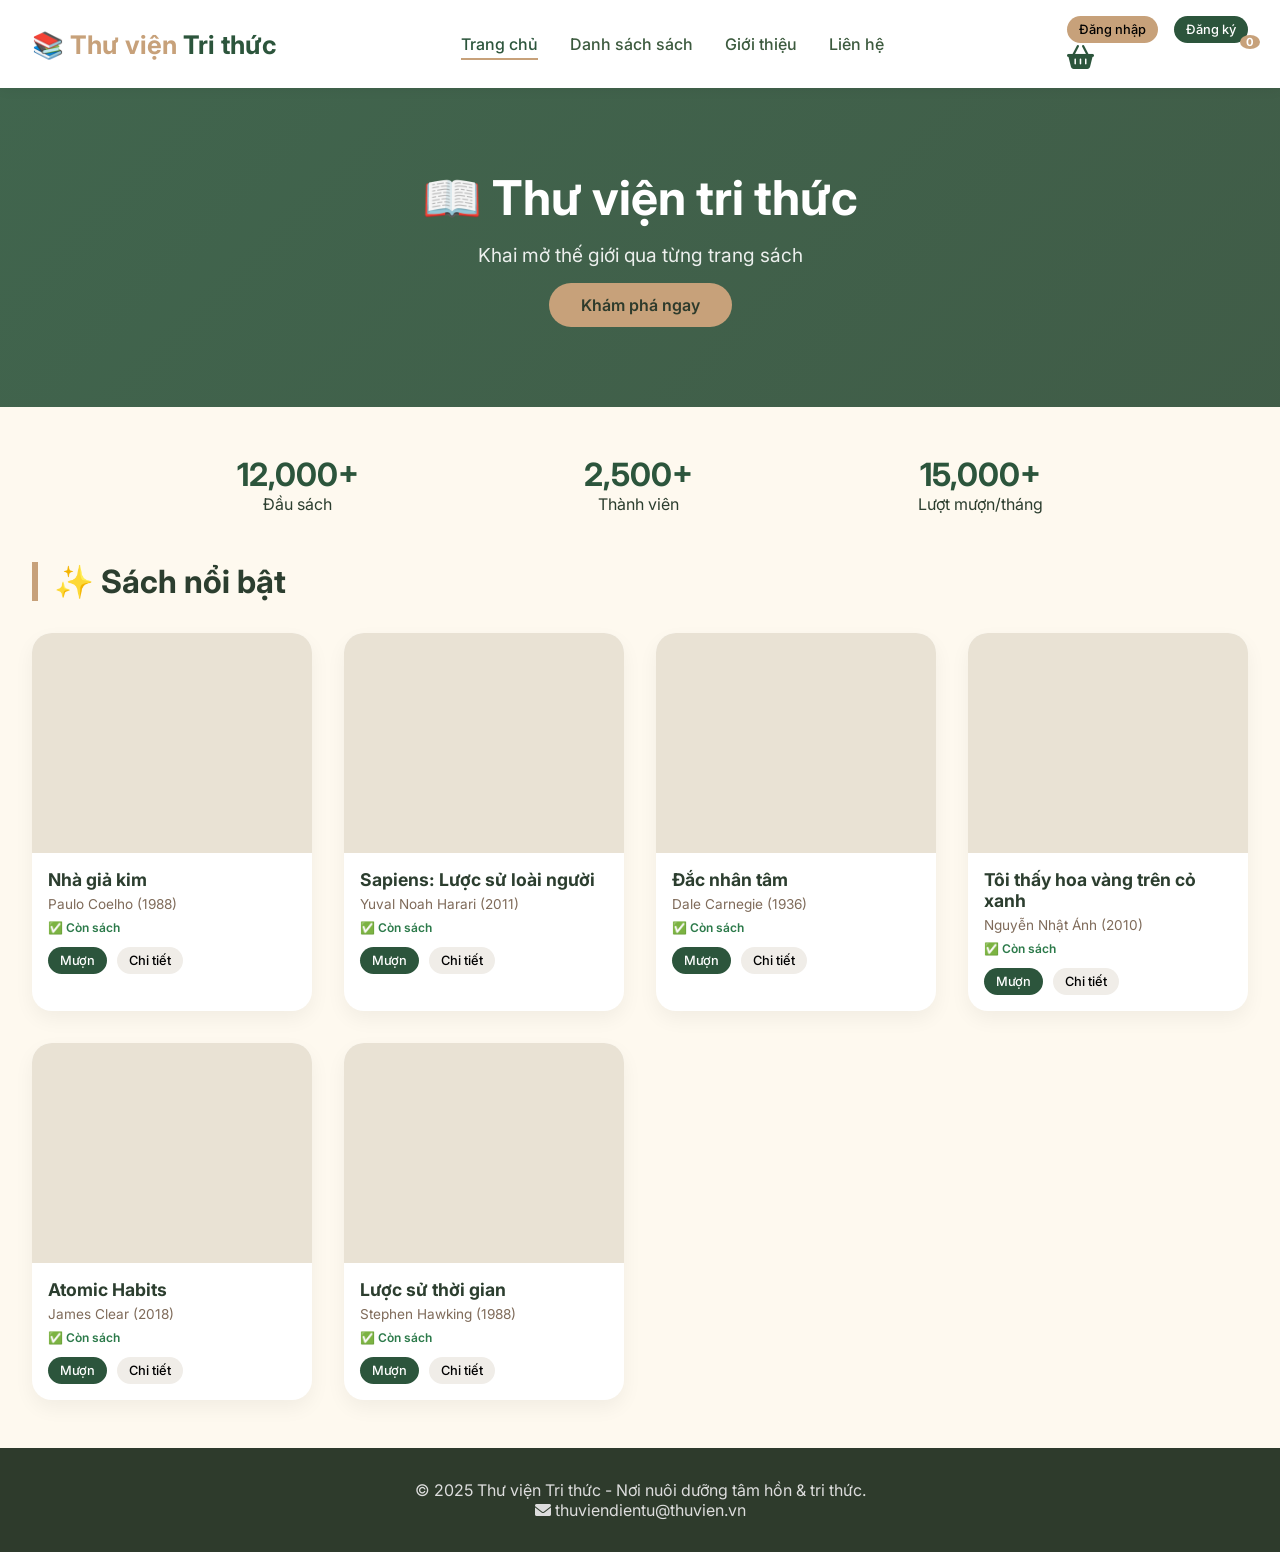
<file: index.html>
<!DOCTYPE html>
<html lang="vi">
<head>
    <meta charset="UTF-8">
    <meta name="viewport" content="width=device-width, initial-scale=1.0, user-scalable=yes">
    <title>Thư viện tri thức - Kho sách online</title>
    <!-- Google Fonts và Font Awesome -->
    <link rel="preconnect" href="https://fonts.googleapis.com">
    <link rel="preconnect" href="https://fonts.gstatic.com" crossorigin>
    <link href="https://fonts.googleapis.com/css2?family=Inter:opsz,wght@14..32,300;14..32,400;14..32,500;14..32,600;14..32,700&display=swap" rel="stylesheet">
    <link rel="stylesheet" href="https://cdnjs.cloudflare.com/ajax/libs/font-awesome/6.0.0-beta3/css/all.min.css">
    <style>
        * {
            margin: 0;
            padding: 0;
            box-sizing: border-box;
            font-family: 'Inter', sans-serif;
        }

        body {
            background-color: #fef9ef; /* nền kem ấm */
            color: #2c3e2f;
            scroll-behavior: smooth;
        }

        /* Màu chủ đạo: xanh than đậm, nâu nhạt */
        :root {
            --primary: #2c553c;
            --primary-dark: #1e3b2a;
            --accent: #c7a17a;
            --accent-light: #e7d4bf;
            --gray-bg: #f8f4ea;
            --text-dark: #2e3b2c;
            --shadow: 0 8px 20px rgba(0,0,0,0.05);
        }

        /* Header */
        header {
            background: white;
            box-shadow: 0 2px 12px rgba(0,0,0,0.05);
            position: sticky;
            top: 0;
            z-index: 100;
        }
        .nav-container {
            max-width: 1280px;
            margin: 0 auto;
            padding: 1rem 2rem;
            display: flex;
            justify-content: space-between;
            align-items: center;
            flex-wrap: wrap;
        }
        .logo h2 {
            color: var(--primary);
            font-weight: 700;
            font-size: 1.6rem;
        }
        .logo span {
            color: var(--accent);
        }
        .nav-links {
            display: flex;
            gap: 2rem;
            list-style: none;
        }
        .nav-links li a {
            text-decoration: none;
            font-weight: 500;
            color: #3c5a3e;
            transition: 0.2s;
            font-size: 1rem;
        }
        .nav-links li a:hover, .nav-links li a.active {
            color: var(--primary);
            border-bottom: 2px solid var(--accent);
            padding-bottom: 4px;
        }
        .cart-icon {
            position: relative;
            cursor: pointer;
            font-size: 1.5rem;
            color: var(--primary);
        }
        .cart-count {
            position: absolute;
            top: -8px;
            right: -12px;
            background: var(--accent);
            color: white;
            font-size: 0.7rem;
            font-weight: bold;
            border-radius: 50%;
            padding: 0px 6px;
            min-width: 20px;
            text-align: center;
        }
        /* banner */
        .banner {
            background: linear-gradient(135deg, rgba(44,85,60,0.9), rgba(31,65,42,0.85)), url('https://images.unsplash.com/photo-1524995997946-a1c2e315a42f?ixlib=rb-4.0.3&auto=format&fit=crop&w=2070&q=80');
            background-size: cover;
            background-position: center 30%;
            padding: 5rem 2rem;
            text-align: center;
            color: white;
        }
        .banner h1 {
            font-size: 3rem;
            font-weight: 700;
        }
        .banner p {
            font-size: 1.2rem;
            margin: 1rem 0;
            opacity: 0.9;
        }
        .btn-primary {
            background: var(--accent);
            border: none;
            padding: 12px 32px;
            font-weight: 600;
            border-radius: 40px;
            cursor: pointer;
            font-size: 1rem;
            color: #2e3b2c;
            transition: 0.2s;
        }
        .btn-primary:hover {
            background: #b8895c;
            transform: scale(1.02);
        }
        /* stats */
        .stats {
            display: flex;
            justify-content: space-around;
            flex-wrap: wrap;
            max-width: 1000px;
            margin: 3rem auto;
            text-align: center;
            gap: 2rem;
        }
        .stat-item h3 {
            font-size: 2rem;
            color: var(--primary);
        }
        /* section sách */
        .section {
            max-width: 1280px;
            margin: 3rem auto;
            padding: 0 2rem;
        }
        .section-title {
            font-size: 2rem;
            margin-bottom: 2rem;
            border-left: 6px solid var(--accent);
            padding-left: 1rem;
        }
        .book-grid {
            display: grid;
            grid-template-columns: repeat(auto-fill, minmax(260px, 1fr));
            gap: 2rem;
        }
        .book-card {
            background: white;
            border-radius: 20px;
            overflow: hidden;
            box-shadow: var(--shadow);
            transition: transform 0.2s, box-shadow 0.2s;
        }
        .book-card:hover {
            transform: translateY(-5px);
            box-shadow: 0 12px 28px rgba(0,0,0,0.1);
        }
        .book-cover {
            height: 220px;
            background-size: cover;
            background-position: center;
            background-color: #e9e2d4;
        }
        .book-info {
            padding: 1rem;
        }
        .book-title {
            font-weight: 700;
            font-size: 1.1rem;
        }
        .book-author {
            font-size: 0.85rem;
            color: #7f6b5a;
            margin: 6px 0;
        }
        .book-status {
            font-size: 0.75rem;
            font-weight: 600;
            margin: 8px 0;
        }
        .available { color: #2c7a4a; }
        .unavailable { color: #b13e3e; }
        .book-actions {
            display: flex;
            gap: 10px;
            margin-top: 12px;
        }
        .btn-sm {
            background: #f0ede8;
            border: none;
            padding: 6px 12px;
            border-radius: 30px;
            cursor: pointer;
            font-size: 0.8rem;
            font-weight: 500;
            transition: 0.2s;
        }
        .btn-borrow {
            background: var(--primary);
            color: white;
        }
        .btn-borrow:hover {
            background: var(--primary-dark);
        }
        /* Modal */
        .modal {
            display: none;
            position: fixed;
            top: 0; left: 0;
            width: 100%; height: 100%;
            background: rgba(0,0,0,0.6);
            align-items: center;
            justify-content: center;
            z-index: 1000;
        }
        .modal-content {
            background: white;
            max-width: 500px;
            width: 90%;
            border-radius: 28px;
            padding: 1.8rem;
            position: relative;
        }
        .close-modal {
            position: absolute;
            right: 20px;
            top: 15px;
            font-size: 1.8rem;
            cursor: pointer;
        }
        /* Cart page & giỏ */
        .cart-items-container {
            background: white;
            border-radius: 24px;
            padding: 1.5rem;
            margin-top: 1rem;
        }
        .cart-item {
            display: flex;
            justify-content: space-between;
            align-items: center;
            border-bottom: 1px solid #eee;
            padding: 12px 0;
        }
        .toast {
            position: fixed;
            bottom: 20px;
            right: 20px;
            background: var(--primary);
            color: white;
            padding: 12px 24px;
            border-radius: 40px;
            z-index: 1100;
            box-shadow: 0 4px 12px rgba(0,0,0,0.2);
            display: none;
        }
        footer {
            background: #2e3b2c;
            color: #ddd;
            padding: 2rem;
            text-align: center;
            margin-top: 3rem;
        }
        .filter-bar {
            display: flex;
            flex-wrap: wrap;
            justify-content: space-between;
            margin-bottom: 2rem;
            gap: 1rem;
        }
        #searchInput, #categoryFilter {
            padding: 10px 16px;
            border-radius: 40px;
            border: 1px solid #ddd;
            background: white;
            outline: none;
        }
        @media (max-width: 768px) {
            .nav-container { flex-direction: column; gap: 1rem; }
            .nav-links { gap: 1rem; }
            .banner h1 { font-size: 2rem; }
        }
        .page {
            display: none;
        }
        .active-page {
            display: block;
        }
        .empty-cart {
            text-align: center;
            padding: 3rem;
            color: #888;
        }
    </style>
</head>
<body>

<header>
    <div class="nav-container">
        <div class="logo">
            <h2>📚 <span>Thư viện</span> Tri thức</h2>
        </div>
        <ul class="nav-links">
            <li><a href="#" data-page="home" class="nav-link active">Trang chủ</a></li>
            <li><a href="#" data-page="books" class="nav-link">Danh sách sách</a></li>
            <li><a href="#" data-page="about" class="nav-link">Giới thiệu</a></li>
            <li><a href="#" data-page="contact" class="nav-link">Liên hệ</a></li>
        </ul>
        <div class="user-actions">
            <div id="loginSection" style="display: flex; align-items: center; gap: 1rem;">
                <button id="loginBtn" class="btn-sm" style="background: var(--accent);">Đăng nhập</button>
                <button id="registerBtn" class="btn-sm" style="background: var(--primary); color: white;">Đăng ký</button>
            </div>
            <div id="userSection" style="display: none; align-items: center; gap: 1rem;">
                <span id="userName" style="font-weight: 500; color: var(--primary);"></span>
                <button id="logoutBtn" class="btn-sm" style="background: #dc3545; color: white;">Đăng xuất</button>
            </div>
            <div class="cart-icon" id="cartIcon">
                <i class="fas fa-shopping-basket"></i>
                <span id="cartCounter" class="cart-count">0</span>
            </div>
        </div>
    </div>
</header>

<main>
    <!-- TRANG CHỦ -->
    <div id="homePage" class="page active-page">
        <div class="banner">
            <h1>📖 Thư viện tri thức</h1>
            <p>Khai mở thế giới qua từng trang sách</p>
            <button class="btn-primary" id="exploreBtn">Khám phá ngay</button>
        </div>
        <div class="stats">
<div class="stat-item"><h3>12,000+</h3><p>Đầu sách</p></div>
            <div class="stat-item"><h3>2,500+</h3><p>Thành viên</p></div>
            <div class="stat-item"><h3>15,000+</h3><p>Lượt mượn/tháng</p></div>
        </div>
        <div class="section">
            <h2 class="section-title">✨ Sách nổi bật</h2>
            <div id="featuredBooks" class="book-grid"></div>
        </div>
    </div>

    <!-- TRANG DANH SÁCH SÁCH (có lọc + tìm kiếm) -->
    <div id="booksPage" class="page">
        <div class="section">
            <h2 class="section-title">📚 Tất cả đầu sách</h2>
            <div class="filter-bar">
                <input type="text" id="searchInput" placeholder="🔍 Tìm theo tên sách..." style="flex:2; min-width: 180px;">
                <select id="categoryFilter" style="flex:1; min-width: 140px;">
                    <option value="all">Tất cả thể loại</option>
                    <option value="Tiểu thuyết">Tiểu thuyết</option>
                    <option value="Khoa học">Khoa học</option>
                    <option value="Kỹ năng sống">Kỹ năng sống</option>
                    <option value="Lịch sử">Lịch sử</option>
                    <option value="Tâm lý">Tâm lý</option>
                </select>
            </div>
            <div id="allBooksGrid" class="book-grid"></div>
        </div>
    </div>

    <!-- GIỚI THIỆU -->
    <div id="aboutPage" class="page">
        <div class="section" style="background: white; border-radius: 32px; padding: 2rem;">
            <h2 class="section-title">Về thư viện</h2>
            <p style="font-size:1.1rem; line-height:1.5">Thư viện Tri thức được thành lập với sứ mệnh lan tỏa văn hóa đọc, kết nối tri thức. Chúng tôi cung cấp hơn 10.000 đầu sách đa dạng thể loại, không gian đọc hiện đại và dịch vụ mượn trực tuyến tiện lợi. Hãy tham gia cộng đồng yêu sách và khám phá những giá trị bất tận!</p>
            <div style="margin-top:2rem; display: flex; gap: 1.5rem; flex-wrap:wrap;"><i class="fas fa-map-marker-alt"></i> 123 Đường Sách, Quận 1, TP.HCM <br><i class="fas fa-phone-alt"></i> 028 1234 5678</div>
        </div>
    </div>

    <!-- LIÊN HỆ -->
    <div id="contactPage" class="page">
        <div class="section" style="background: white; border-radius: 32px; padding: 2rem;">
            <h2 class="section-title">Liên hệ với chúng tôi</h2>
            <p>📧 Email: support@thuvienthuc.vn</p>
            <p>📞 Hotline: 1900 1009</p>
            <p>🌐 Fanpage: fb.com/thuvienthuc</p>
            <p>🏢 Địa chỉ: 123 Nguyễn Du, Quận 1, TP Hồ Chí Minh</p>
            <div style="margin-top: 1rem;"><i class="fas fa-clock"></i> Giờ mở cửa: 8:00 - 20:00 (Thứ 2 - Chủ nhật)</div>
        </div>
    </div>

    <!-- LOGIN MODAL -->
    <div id="loginModal" class="modal">
        <div class="modal-content">
            <span class="close-modal" id="closeLoginModal">&times;</span>
            <h3><i class="fas fa-sign-in-alt"></i> Đăng nhập</h3>
            <form id="loginForm">
                <div style="margin-bottom: 1rem;">
                    <label>Email:</label>
                    <input type="email" id="loginEmail" required style="width: 100%; padding: 12px; border: 1px solid #ddd; border-radius: 8px; margin-top: 4px;">
                </div>
                <div style="margin-bottom: 1rem;">
                    <label>Mật khẩu:</label>
                    <input type="password" id="loginPassword" required style="width: 100%; padding: 12px; border: 1px solid #ddd; border-radius: 8px; margin-top: 4px;">
                </div>
                <button type="submit" class="btn-primary" style="width: 100%;">Đăng nhập</button>
            </form>
            <p style="text-align: center; margin-top: 1rem;">Chưa có tài khoản? <a href="#" id="switchToRegister" style="color: var(--primary);">Đăng ký ngay</a></p>
        </div>
    </div>

    <!-- REGISTER MODAL -->
    <div id="registerModal" class="modal" style="display: none;">
        <div class="modal-content">
            <span class="close-modal" id="closeRegisterModal">&times;</span>
            <h3><i class="fas fa-user-plus"></i> Đăng ký</h3>
            <form id="registerForm">
                <div style="margin-bottom: 1rem;">
                    <label>Họ tên:</label>
                    <input type="text" id="regName" required style="width: 100%; padding: 12px; border: 1px solid #ddd; border-radius: 8px; margin-top: 4px;">
                </div>
                <div style="margin-bottom: 1rem;">
                    <label>Email:</label>
                    <input type="email" id="regEmail" required style="width: 100%; padding: 12px; border: 1px solid #ddd; border-radius: 8px; margin-top: 4px;">
                </div>
                <div style="margin-bottom: 1rem;">
                    <label>Mật khẩu:</label>
                    <input type="password" id="regPassword" required style="width: 100%; padding: 12px; border: 1px solid #ddd; border-radius: 8px; margin-top: 4px;">
                </div>
                <button type="submit" class="btn-primary" style="width: 100%;">Đăng ký</button>
            </form>
            <p style="text-align: center; margin-top: 1rem;">Đã có tài khoản? <a href="#" id="switchToLogin" style="color: var(--primary);">Đăng nhập</a></p>
        </div>
    </div>

    <!-- GIỎ MƯỢN MODAL -->
    <div id="cartModal" class="modal">
        <div class="modal-content">
            <span class="close-modal" id="closeCartModal">&times;</span>
            <h3>📦 Danh sách mượn</h3>
            <div id="cartItemsList" class="cart-items-container"></div>
            <div style="margin-top: 1rem; text-align: right;">
                <button id="confirmBorrowBtn" class="btn-primary">Xác nhận mượn</button>
            </div>
        </div>
    </div>

    <!-- Toast thông báo -->
    <div id="toastMsg" class="toast">✅ Thông báo</div>
</main>

<footer>
    <p>© 2025 Thư viện Tri thức - Nơi nuôi dưỡng tâm hồn & tri thức.</p>
    <p><i class="fas fa-envelope"></i> thuviendientu@thuvien.vn</p>
</footer>

<script>
    // ---------- DỮ LIỆU NGƯỜI DÙNG FAKE ----------
    const users = [
        { id: 1, name: "Nguyễn Văn A", email: "user1@gmail.com", password: "123456" },
        { id: 2, name: "Trần Thị B", email: "user2@gmail.com", password: "123456" }
    ];

    // Kiểm tra đăng nhập từ localStorage
    let currentUser = JSON.parse(localStorage.getItem("currentUser")) || null;
    let isLoggedIn = !!currentUser;

    function updateAuthUI() {
        if (isLoggedIn && currentUser) {
            document.getElementById("loginSection").style.display = "none";
            document.getElementById("userSection").style.display = "flex";
            document.getElementById("userName").textContent = currentUser.name;
        } else {
            document.getElementById("loginSection").style.display = "flex";
            document.getElementById("userSection").style.display = "none";
        }
    }

    function requireLogin(callback) {
        if (!isLoggedIn) {
            showToast("⚠️ Vui lòng đăng nhập để mượn sách!");
            document.getElementById("loginModal").style.display = "flex";
            return false;
        }
        return true;
    }

    // ---------- DỮ LIỆU SÁCH MẪU ----------
    const booksData = [
        { id: 1, title: "Nhà giả kim", author: "Paulo Coelho", category: "Tiểu thuyết", year: 1988, cover: "https://picsum.photos/id/20/300/200", status: "available", desc: "Hành trình tìm kiếm kho báu và lẽ sống.", pages: 208, publisher: "NXB Văn học" },
        { id: 2, title: "Sapiens: Lược sử loài người", author: "Yuval Noah Harari", category: "Lịch sử", year: 2011, cover: "https://picsum.photos/id/24/300/200", status: "available", desc: "Lịch sử phát triển của nhân loại từ thời tiền sử.", pages: 512, publisher: "NXB Thế giới" },
        { id: 3, title: "Đắc nhân tâm", author: "Dale Carnegie", category: "Kỹ năng sống", year: 1936, cover: "https://picsum.photos/id/26/300/200", status: "available", desc: "Nghệ thuật giao tiếp và ứng xử.", pages: 320, publisher: "NXB Tổng hợp" },
        { id: 4, title: "Vũ trụ trong vỏ hạt dẻ", author: "Stephen Hawking", category: "Khoa học", year: 2001, cover: "https://picsum.photos/id/29/300/200", status: "unavailable", desc: "Những lý thuyết vật lý hiện đại.", pages: 240, publisher: "NXB Trẻ" },
        { id: 5, title: "Tôi thấy hoa vàng trên cỏ xanh", author: "Nguyễn Nhật Ánh", category: "Tiểu thuyết", year: 2010, cover: "https://picsum.photos/id/30/300/200", status: "available", desc: "Tuổi thơ và ký ức miền quê.", pages: 380, publisher: "NXB Kim Đồng" },
        { id: 6, title: "Atomic Habits", author: "James Clear", category: "Kỹ năng sống", year: 2018, cover: "https://picsum.photos/id/33/300/200", status: "available", desc: "Thay đổi thói quen nhỏ tạo đột phá lớn.", pages: 320, publisher: "NXB Lao động" },
        { id: 7, title: "Lược sử thời gian", author: "Stephen Hawking", category: "Khoa học", year: 1988, cover: "https://picsum.photos/id/35/300/200", status: "available", desc: "Vũ trụ, lỗ đen và không gian.", pages: 256, publisher: "NXB Khoa học" },
        { id: 8, title: "Cây cam ngọt của tôi", author: "José Mauro de Vasconcelos", category: "Tiểu thuyết", year: 1968, cover: "https://picsum.photos/id/39/300/200", status: "available", desc: "Câu chuyện xúc động về cậu bé Zezé.", pages: 232, publisher: "NXB Hội Nhà văn" },
        { id: 9, title: "Dạy con làm giàu", author: "Robert Kiyosaki", category: "Kỹ năng sống", year: 1997, cover: "https://picsum.photos/id/42/300/200", status: "unavailable", desc: "Tư duy tài chính cho gia đình.", pages: 336, publisher: "NXB Trẻ" },
        { id: 10, title: "Nghĩ giàu làm giàu", author: "Napoleon Hill", category: "Kỹ năng sống", year: 1937, cover: "https://picsum.photos/id/44/300/200", status: "available", desc: "Nguyên lý thành công vượt thời gian.", pages: 400, publisher: "NXB Tổng hợp" },
        { id: 11, title: "Hành trình về phương Đông", author: "Baird T. Spalding", category: "Tâm lý", year: 1980, cover: "https://picsum.photos/id/50/300/200", status: "available", desc: "Khám phá tâm linh và triết lý phương Đông.", pages: 312, publisher: "NXB Tổng hợp" },
        { id: 12, title: "Tuổi trẻ đáng giá bao nhiêu", author: "Rosie Nguyễn", category: "Kỹ năng sống", year: 2014, cover: "https://picsum.photos/id/52/300/200", status: "unavailable", desc: "Hành trang cho tuổi trẻ đầy nhiệt huyết.", pages: 256, publisher: "NXB Trẻ" },
        { id: 13, title: "Bí mật tư duy triệu phú", author: "T. Harv Eker", category: "Kỹ năng sống", year: 2005, cover: "https://picsum.photos/id/55/300/200", status: "available", desc: "Thay đổi tư duy để đạt giàu có.", pages: 288, publisher: "NXB Lao động" },
        { id: 14, title: "Cho tôi xin một vé đi tuổi thơ", author: "Nguyễn Nhật Ánh", category: "Tiểu thuyết", year: 2008, cover: "https://picsum.photos/id/57/300/200", status: "available", desc: "Ký ức tuổi thơ trong trẻo và buồn vui.", pages: 220, publisher: "NXB Kim Đồng" },
        { id: 15, title: "Homo Deus", author: "Yuval Noah Harari", category: "Khoa học", year: 2015, cover: "https://picsum.photos/id/60/300/200", status: "available", desc: "Tương lai của nhân loại trong kỷ nguyên dữ liệu.", pages: 448, publisher: "NXB Thế giới" },
        { id: 16, title: "Mắt biếc", author: "Nguyễn Nhật Ánh", category: "Tiểu thuyết", year: 1989, cover: "https://picsum.photos/id/62/300/200", status: "available", desc: "Chuyện tình đầu buồn đẹp thời học trò.", pages: 296, publisher: "NXB Trẻ" },
        { id: 17, title: "Nói ít làm nhiều", author: "Ekman Paul", category: "Kỹ năng sống", year: 2020, cover: "https://picsum.photos/id/65/300/200", status: "unavailable", desc: "Hành động thực tế thay vì lời nói suông.", pages: 180, publisher: "NXB Phụ nữ" },
        { id: 18, title: "Lịch sử loài người bằng tranh", author: "B. V. Điệp", category: "Lịch sử", year: 2022, cover: "https://picsum.photos/id/67/300/200", status: "available", desc: "Lịch sử thế giới qua tranh minh họa sinh động.", pages: 400, publisher: "NXB Giáo dục" },
        { id: 19, title: "Tư duy nhanh và chậm", author: "Daniel Kahneman", category: "Tâm lý", year: 2011, cover: "https://picsum.photos/id/70/300/200", status: "available", desc: "Hai hệ thống tư duy kiểm soát hành vi con người.", pages: 512, publisher: "NXB Trí thức" },
        { id: 20, title: "Thói quen nguyên tử", author: "James Clear", category: "Kỹ năng sống", year: 2018, cover: "https://picsum.photos/id/72/300/200", status: "available", desc: "Xây dựng thói quen nhỏ để thay đổi cuộc đời.", pages: 320, publisher: "NXB Lao động" },
        { id: 21, title: "Viên ngọc quý nhất", author: "Nguyễn Nhật Ánh", category: "Tiểu thuyết", year: 2023, cover: "https://picsum.photos/id/75/300/200", status: "unavailable", desc: "Câu chuyện cảm động về tình bạn và gia đình.", pages: 350, publisher: "NXB Kim Đồng" },
        { id: 22, title: "Vật lý lượng tử", author: "Brian Cox", category: "Khoa học", year: 2024, cover: "https://picsum.photos/id/78/300/200", status: "available", desc: "Giải mã thế giới lượng tử dễ hiểu.", pages: 280, publisher: "NXB Khoa học" }
    ];

    // State giỏ mượn: lưu danh sách các book id (chỉ mượn 1 cuốn mỗi loại)
    let borrowCart = JSON.parse(localStorage.getItem("borrowCart")) || [];

    // Helper: Lưu giỏ vào localStorage + cập nhật icon
    function updateCartStorage() {
        localStorage.setItem("borrowCart", JSON.stringify(borrowCart));
        document.getElementById("cartCounter").innerText = borrowCart.length;
    }

    // Thêm sách vào giỏ (require login)
    function addToCart(bookId) {
        const book = booksData.find(b => b.id == bookId);
        if (!book) return;
        if (book.status !== "available") {
            showToast("❌ Sách đã hết, không thể mượn!");
            return;
        }
        if (!requireLogin()) return;
        if (borrowCart.includes(bookId)) {
            showToast("⚠️ Sách đã có trong danh sách mượn!");
            return;
        }
        borrowCart.push(bookId);
        updateCartStorage();
        showToast(`📘 Đã thêm "${book.title}" vào giỏ mượn!`);
        renderCartModal();
        if (document.getElementById("cartModal").style.display === "flex") renderCartModal();
    }

    // Xóa khỏi giỏ
    function removeFromCart(bookId) {
        borrowCart = borrowCart.filter(id => id !== bookId);
        updateCartStorage();
        renderCartModal();
        showToast("🗑 Đã xóa khỏi danh sách mượn");
        // Nếu đang ở trang books, re-render để cập nhật nút mượn (không cần reload toàn bộ)
        if (document.getElementById("booksPage").classList.contains("active-page")) renderBooksList();
        if (document.getElementById("homePage").classList.contains("active-page")) renderFeaturedBooks();
    }

    // Xác nhận mượn
    let borrowAddress = localStorage.getItem("borrowAddress") || "";
    let borrowPhone = localStorage.getItem("borrowPhone") || "";

    function confirmBorrow() {
        if (borrowCart.length === 0) {
            showToast("📭 Giỏ mượn trống, hãy thêm sách!");
            return;
        }
        if (!requireLogin()) return;

        // Hiển thị confirm modal với address/phone input
        const confirmHtml = `
            <div style="text-align: center;">
                <h3>📦 Xác nhận mượn sách</h3>
                <p><strong>${borrowCart.length} cuốn sách</strong> cho <strong>${currentUser.name}</strong></p>
                <div style="margin: 1rem 0;">
                    <label style="display: block; margin-bottom: 0.5rem; font-weight: 500;">📍 Địa chỉ nhận sách:</label>
                    <input type="text" id="borrowAddressInput" value="${borrowAddress}" placeholder="VD: 123 Đường ABC, Quận 1, TP.HCM" style="width: 100%; padding: 10px; border: 1px solid #ddd; border-radius: 8px;">
                </div>
                <div style="margin: 1rem 0;">
                    <label style="display: block; margin-bottom: 0.5rem; font-weight: 500;">📞 SĐT nhận thông báo:</label>
                    <input type="tel" id="borrowPhoneInput" value="${borrowPhone}" placeholder="VD: 0123456789" style="width: 100%; padding: 10px; border: 1px solid #ddd; border-radius: 8px;">
                </div>
                <div style="display: flex; gap: 1rem; justify-content: center;">
                    <button onclick="cancelConfirmBorrow()" class="btn-sm" style="background: #6c757d; color: white;">Hủy</button>
                    <button onclick="proceedBorrow()" class="btn-primary" style="padding: 10px 24px;">Xác nhận mượn</button>
                </div>
            </div>
        `;

        // Tạo confirm modal
        let confirmModal = document.getElementById("confirmBorrowModal");
        if (!confirmModal) {
            confirmModal = document.createElement("div");
            confirmModal.id = "confirmBorrowModal";
            confirmModal.className = "modal";
            confirmModal.innerHTML = `<div class="modal-content" id="confirmContent"></div>`;
            document.body.appendChild(confirmModal);
        }
        document.getElementById("confirmContent").innerHTML = confirmHtml;
        confirmModal.style.display = "flex";

        // Focus inputs
        setTimeout(() => {
            document.getElementById("borrowAddressInput").focus();
        }, 100);
    }

    function cancelConfirmBorrow() {
        document.getElementById("confirmBorrowModal").style.display = "none";
    }

    function proceedBorrow() {
        const address = document.getElementById("borrowAddressInput").value.trim();
        const phone = document.getElementById("borrowPhoneInput").value.trim();

        if (!address || !phone) {
            showToast("❌ Vui lòng nhập đầy đủ địa chỉ và SĐT!");
            return;
        }

        // Lưu info
        borrowAddress = address;
        borrowPhone = phone;
        localStorage.setItem("borrowAddress", address);
        localStorage.setItem("borrowPhone", phone);

        // Xong!
        showToast(`🎉 Mượn thành công ${borrowCart.length} cuốn sách!\n📍 Giao: ${address}\n📞 ${phone}`);
        borrowCart = [];
        updateCartStorage();
        renderCartModal();
        if (document.getElementById("booksPage").classList.contains("active-page")) renderBooksList();
        if (document.getElementById("homePage").classList.contains("active-page")) renderFeaturedBooks();
        document.getElementById("confirmBorrowModal").style.display = "none";
        document.getElementById("cartModal").style.display = "none";
    }

    // Hiển thị modal giỏ
    function renderCartModal() {
        const container = document.getElementById("cartItemsList");
        if (!container) return;
        if (borrowCart.length === 0) {
            container.innerHTML = `<div class="empty-cart"><i class="fas fa-book-open"></i> <p>Chưa có sách nào trong giỏ</p></div>`;
            return;
        }
        let html = `<div style="margin-bottom: 8px;"><strong>Số lượng: ${borrowCart.length} cuốn</strong></div>`;
        borrowCart.forEach(bookId => {
            const book = booksData.find(b => b.id == bookId);
            if (book) {
                html += `
                    <div class="cart-item">
                        <div><strong>${book.title}</strong><br><small>${book.author}</small></div>
                        <div><button class="btn-sm" onclick="removeFromCart(${book.id})">Xóa</button></div>
                    </div>
                `;
            }
        });
        container.innerHTML = html;
    }

    // Toast thông báo
    function showToast(msg) {
        const toast = document.getElementById("toastMsg");
        toast.innerText = msg;
        toast.style.display = "block";
        setTimeout(() => {
            toast.style.display = "none";
        }, 2000);
    }

    // Render sách nổi bật (lấy 6 cuốn đầu tiên hoặc random)
    function renderFeaturedBooks() {
        const featured = booksData.filter(b => b.status === "available").slice(0, 6);
        const container = document.getElementById("featuredBooks");
        if (!container) return;
        container.innerHTML = featured.map(book => `
            <div class="book-card">
                <div class="book-cover" style="background-image: url('${book.cover}'); background-size: cover;"></div>
                <div class="book-info">
                    <div class="book-title">${book.title}</div>
                    <div class="book-author">${book.author} (${book.year})</div>
                    <div class="book-status ${book.status === 'available' ? 'available' : 'unavailable'}">${book.status === 'available' ? '✅ Còn sách' : '❌ Hết'}</div>
                    <div class="book-actions">
                        <button class="btn-sm btn-borrow" onclick="addToCart(${book.id})">Mượn</button>
                        <button class="btn-sm" onclick="showDetail(${book.id})">Chi tiết</button>
                    </div>
                </div>
            </div>
        `).join('');
    }

    // Hiển thị modal chi tiết sách
    function showDetail(bookId) {
        const book = booksData.find(b => b.id == bookId);
        if (!book) return;
        // Tạo modal tạm (nếu chưa có modal detail)
        let detailModal = document.getElementById("detailModal");
        if (!detailModal) {
            const modalDiv = document.createElement("div");
            modalDiv.id = "detailModal";
            modalDiv.className = "modal";
            modalDiv.innerHTML = `<div class="modal-content"><span class="close-modal" id="closeDetailModal">&times;</span><div id="detailContent"></div></div>`;
            document.body.appendChild(modalDiv);
            document.getElementById("closeDetailModal").onclick = () => modalDiv.style.display = "none";
            window.onclick = (e) => { if (e.target === modalDiv) modalDiv.style.display = "none"; };
            detailModal = modalDiv;
        }
        const detailHtml = `
            <h3>📖 ${book.title}</h3>
            <p><strong>Tác giả:</strong> ${book.author}</p>
            <p><strong>Thể loại:</strong> ${book.category}</p>
            <p><strong>Năm XB:</strong> ${book.year}</p>
            <p><strong>Số trang:</strong> ${book.pages || 250}</p>
            <p><strong>Nhà xuất bản:</strong> ${book.publisher || "NXB Tri thức"}</p>
            <p><strong>Mô tả:</strong> ${book.desc}</p>
            <p><strong>Trạng thái:</strong> ${book.status === 'available' ? 'Có sẵn' : 'Hết mượn'}</p>
            <button class="btn-primary" style="margin-top: 12px;" onclick="addToCart(${book.id}); document.getElementById('detailModal').style.display='none'">📥 Mượn sách</button>
        `;
        document.getElementById("detailContent").innerHTML = detailHtml;
        detailModal.style.display = "flex";
    }

    // Lọc + tìm kiếm sách
    let currentFilter = "all";
    let currentSearch = "";
    function renderBooksList() {
        let filtered = booksData.filter(book => {
            const matchCat = currentFilter === "all" || book.category === currentFilter;
            const matchSearch = book.title.toLowerCase().includes(currentSearch.toLowerCase());
            return matchCat && matchSearch;
        });
        const container = document.getElementById("allBooksGrid");
        if (!container) return;
        if (filtered.length === 0) {
            container.innerHTML = `<div style="grid-column:1/-1; text-align:center;">Không tìm thấy sách nào 🥺</div>`;
            return;
        }
        container.innerHTML = filtered.map(book => `
            <div class="book-card">
                <div class="book-cover" style="background-image: url('${book.cover}'); background-size: cover;"></div>
                <div class="book-info">
                    <div class="book-title">${book.title}</div>
                    <div class="book-author">${book.author} (${book.year})</div>
                    <div class="book-status ${book.status === 'available' ? 'available' : 'unavailable'}">${book.status === 'available' ? '✅ Còn sách' : '❌ Hết'}</div>
                    <div class="book-actions">
                        <button class="btn-sm btn-borrow" onclick="addToCart(${book.id})">Mượn</button>
                        <button class="btn-sm" onclick="showDetail(${book.id})">Chi tiết</button>
                    </div>
                </div>
            </div>
        `).join('');
    }

    // Hàm điều hướng trang
    function showPage(pageId) {
        document.querySelectorAll('.page').forEach(page => page.classList.remove('active-page'));
        document.getElementById(`${pageId}Page`).classList.add('active-page');
        document.querySelectorAll('.nav-link').forEach(link => link.classList.remove('active'));
        document.querySelector(`.nav-link[data-page="${pageId}"]`).classList.add('active');
        if (pageId === 'books') { renderBooksList(); }
        if (pageId === 'home') { renderFeaturedBooks(); }
    }

    // Event listeners
    document.querySelectorAll('.nav-link').forEach(link => {
        link.addEventListener('click', (e) => {
            e.preventDefault();
            const page = link.dataset.page;
            showPage(page);
        });
    });
    document.getElementById("exploreBtn")?.addEventListener("click", () => showPage('books'));
    document.getElementById("cartIcon")?.addEventListener("click", () => {
        renderCartModal();
        document.getElementById("cartModal").style.display = "flex";
    });
    document.getElementById("closeCartModal")?.addEventListener("click", () => document.getElementById("cartModal").style.display = "none");
    document.getElementById("confirmBorrowBtn")?.addEventListener("click", confirmBorrow);
    window.addEventListener("click", (e) => { if (e.target === document.getElementById("cartModal")) document.getElementById("cartModal").style.display = "none"; });

    // Lọc & tìm kiếm books
    const searchInput = document.getElementById("searchInput");
    const categoryFilter = document.getElementById("categoryFilter");
    if (searchInput) {
        searchInput.addEventListener("input", (e) => {
            currentSearch = e.target.value;
            renderBooksList();
        });
    }
    if (categoryFilter) {
        categoryFilter.addEventListener("change", (e) => {
            currentFilter = e.target.value;
            renderBooksList();
        });
    }

    // Event listeners cho auth
    document.getElementById('loginBtn')?.addEventListener('click', () => document.getElementById('loginModal').style.display = 'flex');
    document.getElementById('registerBtn')?.addEventListener('click', () => {
        document.getElementById('loginModal').style.display = 'none';
        document.getElementById('registerModal').style.display = 'flex';
    });

    document.getElementById('loginForm')?.addEventListener('submit', (e) => {
        e.preventDefault();
        const email = document.getElementById('loginEmail').value;
        const password = document.getElementById('loginPassword').value;
        const user = users.find(u => u.email === email && u.password === password);
        if (user) {
            currentUser = user;
            isLoggedIn = true;
            localStorage.setItem("currentUser", JSON.stringify(user));
            updateAuthUI();
            document.getElementById('loginModal').style.display = 'none';
            showToast(`👋 Chào ${user.name}!`);
        } else {
            showToast("❌ Email hoặc mật khẩu không đúng!");
        }
    });

    document.getElementById('registerForm')?.addEventListener('submit', (e) => {
        e.preventDefault();
        const name = document.getElementById('regName').value;
        const email = document.getElementById('regEmail').value;
        const password = document.getElementById('regPassword').value;
        // Check if email exists
        if (users.find(u => u.email === email)) {
            showToast("❌ Email đã tồn tại!");
            return;
        }
        const newUser = { id: users.length + 1, name, email, password };
        users.push(newUser);
        currentUser = newUser;
        isLoggedIn = true;
        localStorage.setItem("currentUser", JSON.stringify(newUser));
        updateAuthUI();
        document.getElementById('registerModal').style.display = 'none';
        showToast(`🎉 Đăng ký thành công, chào ${name}!`);
    });

    document.getElementById('logoutBtn')?.addEventListener('click', () => {
        currentUser = null;
        isLoggedIn = false;
        localStorage.removeItem("currentUser");
        borrowCart = [];
        updateCartStorage();
        updateAuthUI();
        showToast("👋 Đã đăng xuất!");
    });

    // Close modals
    document.getElementById('closeLoginModal')?.addEventListener('click', () => document.getElementById('loginModal').style.display = 'none');
    document.getElementById('closeRegisterModal')?.addEventListener('click', () => document.getElementById('registerModal').style.display = 'none');
    document.getElementById('switchToRegister')?.addEventListener('click', (e) => {
        e.preventDefault();
        document.getElementById('loginModal').style.display = 'none';
        document.getElementById('registerModal').style.display = 'flex';
    });
    document.getElementById('switchToLogin')?.addEventListener('click', (e) => {
        e.preventDefault();
        document.getElementById('registerModal').style.display = 'none';
        document.getElementById('loginModal').style.display = 'flex';
    });

    // Khởi tạo ban đầu
    updateAuthUI();
    renderFeaturedBooks();
    updateCartStorage();
    // đóng modal khi click ngoài
    window.onclick = function(e) { 
        const modal = document.getElementById("cartModal");
        if (e.target === modal) modal.style.display = "none";
        const detailModal = document.getElementById("detailModal");
        if (detailModal && e.target === detailModal) detailModal.style.display = "none";
        const loginModal = document.getElementById("loginModal");
        if (loginModal && e.target === loginModal) loginModal.style.display = "none";
        const registerModal = document.getElementById("registerModal");
        if (registerModal && e.target === registerModal) registerModal.style.display = "none";
    };
    // đảm bảo renderBooksList có data sẵn
    renderBooksList();
</script>
</body>
</html>
</file>
